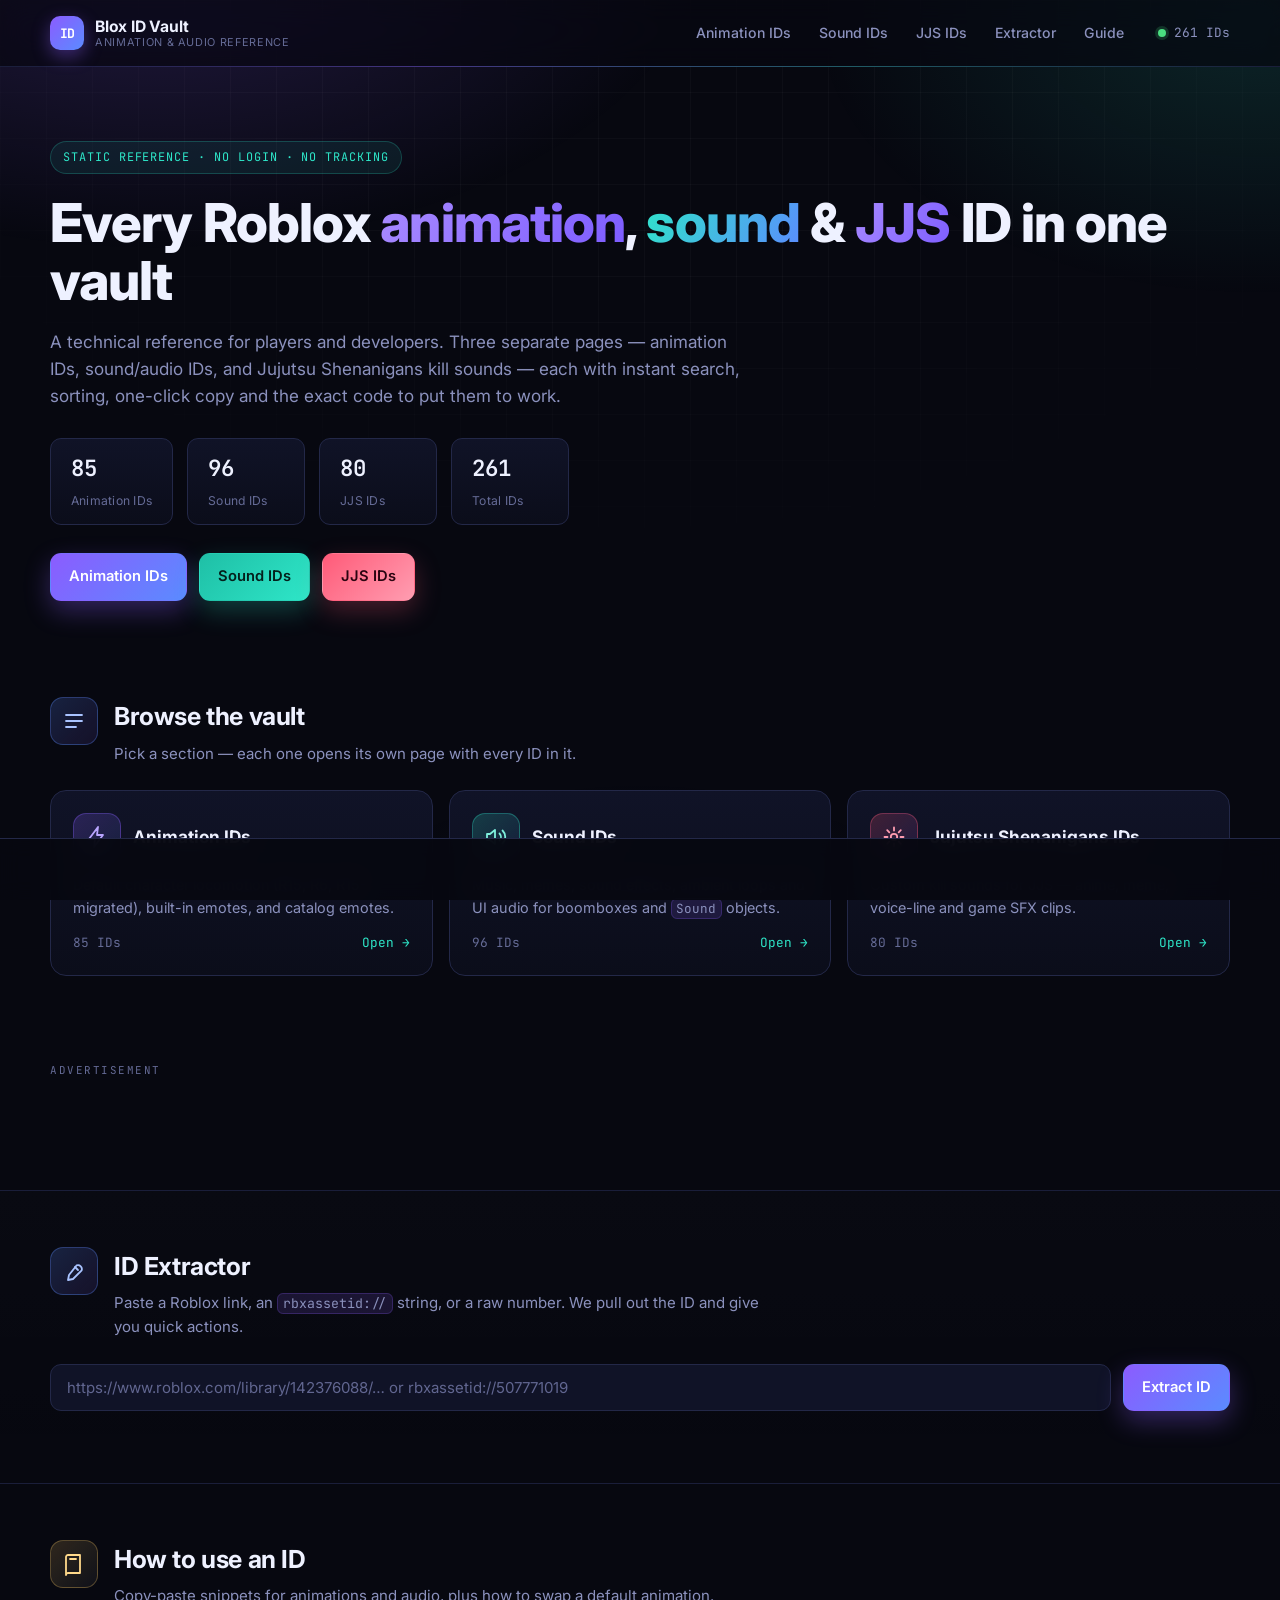
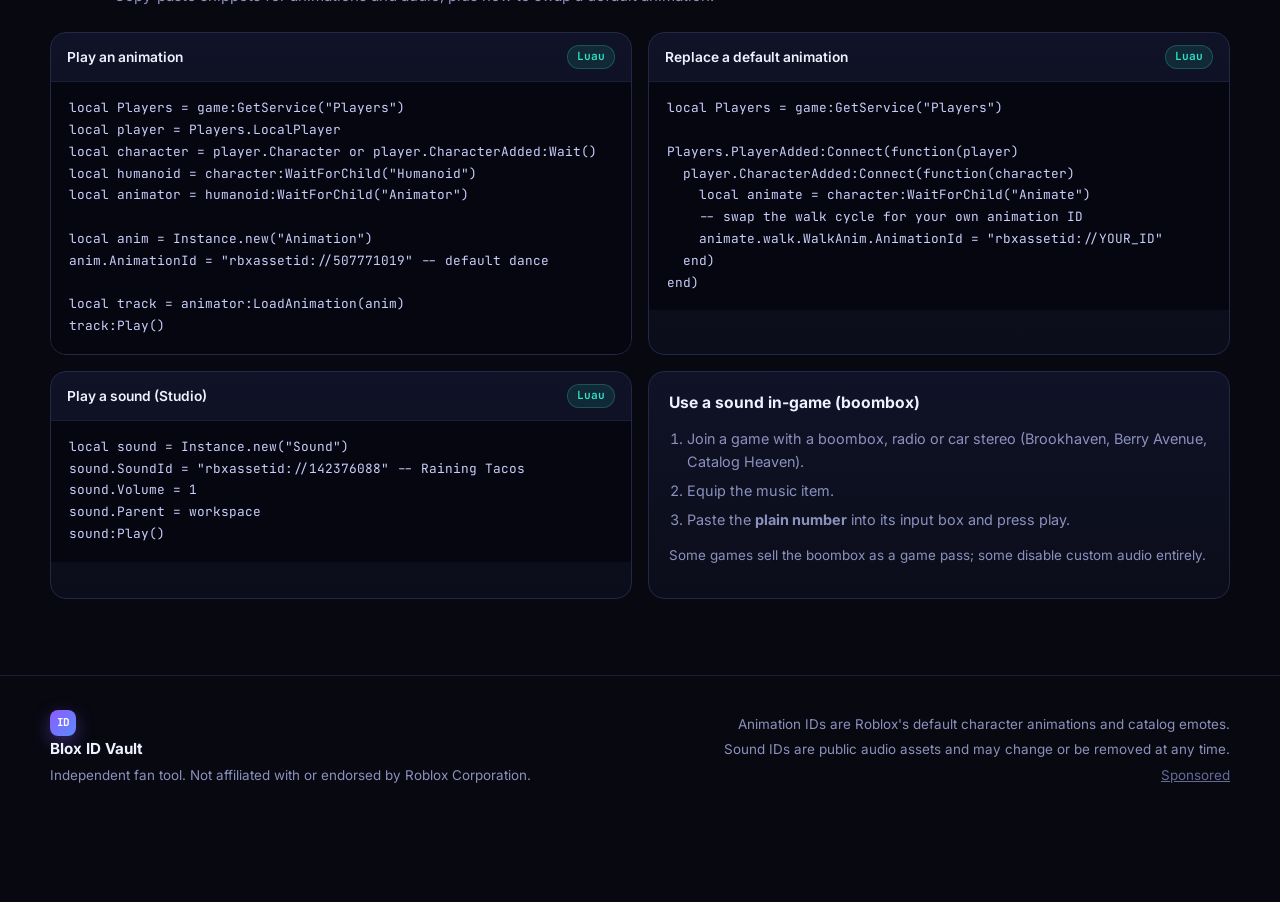
<file: index.html>
<!DOCTYPE html>
<html lang="en">
<head>
  <meta charset="UTF-8" />
  <meta name="viewport" content="width=device-width, initial-scale=1.0" />
  <title>Blox ID Vault — Roblox Animation IDs, Sound IDs &amp; JJS IDs</title>
  <meta name="description" content="A fast reference for Roblox animation IDs, sound/audio IDs and Jujutsu Shenanigans kill sound IDs. Search, copy, extract IDs from links, and read the usage guide." />
  <meta name="theme-color" content="#070810" />
  <meta name="google-site-verification" content="tZFmxRHQad8jiW1-1GykybwNR5U1hO18TOXYLfDLkws" />
  <link rel="preconnect" href="https://fonts.googleapis.com" />
  <link rel="preconnect" href="https://fonts.gstatic.com" crossorigin />
  <link href="https://fonts.googleapis.com/css2?family=Inter:wght@400;500;600;700;800&family=JetBrains+Mono:wght@400;500;600&display=swap" rel="stylesheet" />
  <link rel="stylesheet" href="styles.css" />
  <link rel="icon" href="data:image/svg+xml,%3Csvg xmlns='http://www.w3.org/2000/svg' viewBox='0 0 32 32'%3E%3Crect width='32' height='32' rx='8' fill='%238b5cff'/%3E%3Ctext x='16' y='22' font-size='15' text-anchor='middle' fill='white' font-family='monospace' font-weight='bold'%3EID%3C/text%3E%3C/svg%3E" />

  <!-- Google AdSense -->
  <script async src="https://pagead2.googlesyndication.com/pagead/js/adsbygoogle.js?client=ca-pub-2202766425562142"
     crossorigin="anonymous"></script>
  <!-- Monetag MultiTag -->
  <script src="https://quge5.com/88/tag.min.js" data-zone="295329" async data-cfasync="false"></script>
  <!-- Monetag banner -->
  <script>(function(s){s.dataset.zone='12024336',s.src='https://nap5k.com/tag.min.js'})([document.documentElement, document.body].filter(Boolean).pop().appendChild(document.createElement('script')))</script>
</head>
<body>
  <div class="bg-grid" aria-hidden="true"></div>

  <header class="site-header">
    <div class="wrap header-inner">
      <a class="brand" href="index.html">
        <span class="brand-mark">ID</span>
        <span class="brand-text">
          <span class="brand-name">Blox ID Vault</span>
          <span class="brand-sub">animation &amp; audio reference</span>
        </span>
      </a>
      <nav class="header-nav" id="nav">
        <a href="animations.html" data-nav="animations">Animation IDs</a>
        <a href="sounds.html" data-nav="sounds">Sound IDs</a>
        <a href="jjs.html" data-nav="jjs">JJS IDs</a>
        <a href="index.html#extractor" data-nav="extractor">Extractor</a>
        <a href="index.html#guide" data-nav="guide">Guide</a>
      </nav>
      <div class="header-meta">
        <span class="status-dot" title="Static build"></span>
        <span class="header-count"><span id="total-count">0</span> IDs</span>
      </div>
    </div>
  </header>

  <main id="top">
    <section class="hero">
      <div class="wrap">
        <span class="eyebrow">Static reference · no login · no tracking</span>
        <h1>Every Roblox <span class="grad">animation</span>, <span class="grad2">sound</span> &amp; <span class="grad">JJS</span> ID in one vault</h1>
        <p class="lede">
          A technical reference for players and developers. Three separate pages — animation IDs, sound/audio IDs,
          and Jujutsu Shenanigans kill sounds — each with instant search, sorting, one-click copy and the exact code
          to put them to work.
        </p>
        <div class="hero-stats">
          <div class="stat"><span class="stat-num" id="stat-anim">0</span><span class="stat-label">Animation IDs</span></div>
          <div class="stat"><span class="stat-num" id="stat-sound">0</span><span class="stat-label">Sound IDs</span></div>
          <div class="stat"><span class="stat-num" id="stat-jjs">0</span><span class="stat-label">JJS IDs</span></div>
          <div class="stat"><span class="stat-num" id="stat-total">0</span><span class="stat-label">Total IDs</span></div>
        </div>
        <div class="hero-actions">
          <a class="btn btn-primary" href="animations.html">Animation IDs</a>
          <a class="btn btn-accent" href="sounds.html">Sound IDs</a>
          <a class="btn btn-jjs" href="jjs.html">JJS IDs</a>
        </div>
      </div>
    </section>

    <section class="section">
      <div class="wrap">
        <div class="section-head">
          <div class="section-icon tool" aria-hidden="true">
            <svg viewBox="0 0 24 24" fill="none" stroke="currentColor" stroke-width="1.8" stroke-linecap="round" stroke-linejoin="round"><path d="M4 6h16M4 12h16M4 18h10"/></svg>
          </div>
          <div class="section-title">
            <h2>Browse the vault</h2>
            <p>Pick a section — each one opens its own page with every ID in it.</p>
          </div>
        </div>
        <div class="home-cards">
          <a class="home-card" href="animations.html">
            <div class="hc-top">
              <div class="section-icon anim" aria-hidden="true">
                <svg viewBox="0 0 24 24" fill="none" stroke="currentColor" stroke-width="1.8" stroke-linecap="round" stroke-linejoin="round"><path d="M13 2 4 14h6l-1 8 9-12h-6l1-8Z"/></svg>
              </div>
              <h3>Animation IDs</h3>
            </div>
            <p>Default character locomotion (R15, R6, R15-migrated), built-in emotes, and catalog emotes.</p>
            <div class="hc-foot"><span class="hc-count"><span id="home-anim">0</span> IDs</span><span class="hc-go">Open →</span></div>
          </a>
          <a class="home-card" href="sounds.html">
            <div class="hc-top">
              <div class="section-icon sound" aria-hidden="true">
                <svg viewBox="0 0 24 24" fill="none" stroke="currentColor" stroke-width="1.8" stroke-linecap="round" stroke-linejoin="round"><path d="M11 5 6 9H3v6h3l5 4V5Z"/><path d="M15.5 8.5a5 5 0 0 1 0 7"/><path d="M18.5 5.5a9 9 0 0 1 0 13"/></svg>
              </div>
              <h3>Sound IDs</h3>
            </div>
            <p>Music, memes, sound effects, ambient loops and UI audio for boomboxes and <code>Sound</code> objects.</p>
            <div class="hc-foot"><span class="hc-count"><span id="home-sound">0</span> IDs</span><span class="hc-go">Open →</span></div>
          </a>
          <a class="home-card" href="jjs.html">
            <div class="hc-top">
              <div class="section-icon jjs" aria-hidden="true">
                <svg viewBox="0 0 24 24" fill="none" stroke="currentColor" stroke-width="1.8" stroke-linecap="round" stroke-linejoin="round"><path d="M12 2.5v3M12 18.5v3M2.5 12h3M18.5 12h3M5.2 5.2l2.1 2.1M16.7 16.7l2.1 2.1M18.8 5.2l-2.1 2.1M7.3 16.7l-2.1 2.1"/><circle cx="12" cy="12" r="3.2"/></svg>
              </div>
              <h3>Jujutsu Shenanigans IDs</h3>
            </div>
            <p>Custom kill sounds for JJS — anime, meme, voice-line and game SFX clips.</p>
            <div class="hc-foot"><span class="hc-count"><span id="home-jjs">0</span> IDs</span><span class="hc-go">Open →</span></div>
          </a>
        </div>
      </div>
    </section>

    <!-- ===== Ad: native banner ===== -->
    <section class="ad-section" aria-label="Advertisement">
      <div class="wrap">
        <span class="ad-label">Advertisement</span>
        <script async="async" data-cfasync="false" src="https://celerycribbanish.com/70ff5bfcd392a4a97d91bcff28c336ee/invoke.js"></script>
        <div id="container-70ff5bfcd392a4a97d91bcff28c336ee"></div>
      </div>
    </section>

    <section id="extractor" class="section alt">
      <div class="wrap">
        <div class="section-head">
          <div class="section-icon tool" aria-hidden="true">
            <svg viewBox="0 0 24 24" fill="none" stroke="currentColor" stroke-width="1.8" stroke-linecap="round" stroke-linejoin="round"><path d="M14.7 6.3a4 4 0 0 1 5 5L11 20l-5 1 1-5 7.7-9.7Z"/><path d="m13 8 3 3"/></svg>
          </div>
          <div class="section-title">
            <h2>ID Extractor</h2>
            <p>Paste a Roblox link, an <code>rbxassetid://</code> string, or a raw number. We pull out the ID and give you quick actions.</p>
          </div>
        </div>
        <div class="extract-row">
          <input id="extract-input" class="search" type="text" placeholder="https://www.roblox.com/library/142376088/… or rbxassetid://507771019" autocomplete="off" />
          <button id="extract-btn" class="btn btn-primary" type="button">Extract ID</button>
        </div>
        <div id="extract-out" class="extract-out" hidden></div>
      </div>
    </section>

    <section id="guide" class="section">
      <div class="wrap">
        <div class="section-head">
          <div class="section-icon book" aria-hidden="true">
            <svg viewBox="0 0 24 24" fill="none" stroke="currentColor" stroke-width="1.8" stroke-linecap="round" stroke-linejoin="round"><path d="M4 5a2 2 0 0 1 2-2h12v18H6a2 2 0 0 0-2 2V5Z"/><path d="M8 7h6"/></svg>
          </div>
          <div class="section-title">
            <h2>How to use an ID</h2>
            <p>Copy-paste snippets for animations and audio, plus how to swap a default animation.</p>
          </div>
        </div>
        <div class="howto-grid">
          <div class="code-card">
            <div class="code-head"><span>Play an animation</span><span class="lang">Luau</span></div>
            <pre><code>local Players = game:GetService("Players")
local player = Players.LocalPlayer
local character = player.Character or player.CharacterAdded:Wait()
local humanoid = character:WaitForChild("Humanoid")
local animator = humanoid:WaitForChild("Animator")

local anim = Instance.new("Animation")
anim.AnimationId = "rbxassetid://507771019" -- default dance

local track = animator:LoadAnimation(anim)
track:Play()</code></pre>
          </div>
          <div class="code-card">
            <div class="code-head"><span>Replace a default animation</span><span class="lang">Luau</span></div>
            <pre><code>local Players = game:GetService("Players")

Players.PlayerAdded:Connect(function(player)
  player.CharacterAdded:Connect(function(character)
    local animate = character:WaitForChild("Animate")
    -- swap the walk cycle for your own animation ID
    animate.walk.WalkAnim.AnimationId = "rbxassetid://YOUR_ID"
  end)
end)</code></pre>
          </div>
          <div class="code-card">
            <div class="code-head"><span>Play a sound (Studio)</span><span class="lang">Luau</span></div>
            <pre><code>local sound = Instance.new("Sound")
sound.SoundId = "rbxassetid://142376088" -- Raining Tacos
sound.Volume = 1
sound.Parent = workspace
sound:Play()</code></pre>
          </div>
          <div class="howto-card">
            <h3>Use a sound in-game (boombox)</h3>
            <ol>
              <li>Join a game with a boombox, radio or car stereo (Brookhaven, Berry Avenue, Catalog Heaven).</li>
              <li>Equip the music item.</li>
              <li>Paste the <strong>plain number</strong> into its input box and press play.</li>
            </ol>
            <p class="muted small">Some games sell the boombox as a game pass; some disable custom audio entirely.</p>
          </div>
        </div>
      </div>
    </section>
  </main>

  <footer class="site-footer">
    <div class="wrap footer-inner">
      <div>
        <span class="brand-mark small">ID</span>
        <strong>Blox ID Vault</strong>
        <p class="muted small">Independent fan tool. Not affiliated with or endorsed by Roblox Corporation.</p>
      </div>
      <div class="footer-note muted small">
        <p>Animation IDs are Roblox's default character animations and catalog emotes.</p>
        <p>Sound IDs are public audio assets and may change or be removed at any time.</p>
        <p><a class="sponsored" href="https://celerycribbanish.com/qfpy7bent?key=cbb934688582c1953eb40dab75976b4d" target="_blank" rel="noopener sponsored">Sponsored</a></p>
      </div>
    </div>
  </footer>

  <div id="toast" class="toast" hidden></div>

  <!-- Ad: sticky bottom strip -->
  <div class="ad-sticky-bottom" aria-label="Advertisement">
    <script>
      atOptions = {
        'key' : 'cb40dee59a4667057e9004f887d30279',
        'format' : 'iframe',
        'height' : 50,
        'width' : 320,
        'params' : {}
      };
    </script>
    <script src="https://celerycribbanish.com/cb40dee59a4667057e9004f887d30279/invoke.js"></script>
  </div>

  <script src="data.js"></script>
  <script src="app.js"></script>

  <!-- Ad: social bar -->
  <script src="https://celerycribbanish.com/06/1a/bd/061abdb66c15b0c62cf328c71193ace7.js"></script>
</body>
</html>
</file>
<file: styles.css>
:root {
  --bg: #070810;
  --bg-2: #0b0d1a;
  --panel: #101327;
  --panel-2: #151934;
  --panel-3: #1a1f40;
  --line: #232848;
  --line-soft: #1a1e3a;
  --text: #eef1ff;
  --muted: #8b91bd;
  --faint: #656b96;
  --accent: #8b5cff;
  --accent-2: #2ee6c8;
  --accent-3: #5b8bff;
  --good: #4ade80;
  --warn: #ffcc66;
  --radius: 16px;
  --radius-sm: 11px;
  --mono: "JetBrains Mono", ui-monospace, SFMono-Regular, Menlo, Consolas, monospace;
  --sans: "Inter", "Segoe UI", system-ui, -apple-system, Roboto, Helvetica, Arial, sans-serif;
  --shadow: 0 18px 40px rgba(0,0,0,.45);
  --glow: 0 0 0 1px rgba(139,92,255,.35), 0 12px 30px rgba(139,92,255,.18);
  color-scheme: dark;
}

* { box-sizing: border-box; }
html { scroll-behavior: smooth; scroll-padding-top: 80px; }

body {
  margin: 0;
  background: var(--bg);
  color: var(--text);
  font-family: var(--sans);
  line-height: 1.6;
  -webkit-font-smoothing: antialiased;
  overflow-x: hidden;
  padding-bottom: 72px; /* room for the sticky bottom ad strip */
}

/* ambient background */
.bg-grid {
  position: fixed; inset: 0; z-index: -2; pointer-events: none;
  background:
    radial-gradient(900px 520px at 12% -8%, rgba(139,92,255,.22), transparent 62%),
    radial-gradient(760px 480px at 98% 2%, rgba(46,230,200,.13), transparent 58%),
    radial-gradient(700px 500px at 50% 120%, rgba(91,139,255,.10), transparent 60%);
}
.bg-grid::after {
  content: ""; position: absolute; inset: 0;
  background-image:
    linear-gradient(rgba(255,255,255,.028) 1px, transparent 1px),
    linear-gradient(90deg, rgba(255,255,255,.028) 1px, transparent 1px);
  background-size: 46px 46px;
  mask-image: radial-gradient(1000px 700px at 50% 0%, #000 40%, transparent 85%);
}

.wrap { width: min(1180px, 93vw); margin: 0 auto; }
a { color: inherit; }
code { font-family: var(--mono); font-size: .88em; background: rgba(139,92,255,.14); border: 1px solid rgba(139,92,255,.24); padding: .08em .38em; border-radius: 6px; }
.muted { color: var(--muted); }
.small { font-size: .84rem; }
.grad { background: linear-gradient(120deg, #a98bff, #7c5cff); -webkit-background-clip: text; background-clip: text; color: transparent; }
.grad2 { background: linear-gradient(120deg, #2ee6c8, #5b8bff); -webkit-background-clip: text; background-clip: text; color: transparent; }

/* ===== Header ===== */
.site-header {
  position: sticky; top: 0; z-index: 40;
  background: rgba(7,8,16,.72);
  backdrop-filter: blur(14px) saturate(140%);
  border-bottom: 1px solid var(--line-soft);
}
.site-header::after { content:""; position:absolute; left:0; right:0; bottom:-1px; height:1px; background: linear-gradient(90deg, transparent, rgba(139,92,255,.6), rgba(46,230,200,.5), transparent); opacity:.6; }
.header-inner { display: flex; align-items: center; gap: 22px; height: 66px; }
.brand { display: flex; align-items: center; gap: 11px; text-decoration: none; }
.brand-mark {
  display: grid; place-items: center; width: 34px; height: 34px; border-radius: 10px; flex: none;
  background: linear-gradient(135deg, var(--accent), var(--accent-3));
  color: #fff; font-family: var(--mono); font-size: .82rem; font-weight: 700; letter-spacing: -.5px;
  box-shadow: 0 6px 18px rgba(139,92,255,.4);
}
.brand-mark.small { width: 26px; height: 26px; border-radius: 8px; font-size: .68rem; vertical-align: middle; margin-right: 8px; }
.brand-text { display: flex; flex-direction: column; line-height: 1.15; }
.brand-name { font-weight: 700; font-size: .98rem; letter-spacing: -.2px; }
.brand-sub { font-size: .68rem; color: var(--faint); letter-spacing: .06em; text-transform: uppercase; }
.header-nav { display: flex; gap: 4px; margin-left: auto; }
.header-nav a {
  color: var(--muted); text-decoration: none; font-size: .88rem; font-weight: 500;
  padding: 8px 12px; border-radius: 9px; transition: .15s ease;
}
.header-nav a:hover { color: var(--text); background: rgba(255,255,255,.05); }
.header-nav a.active { color: var(--text); background: rgba(139,92,255,.16); }
.header-meta { display: flex; align-items: center; gap: 8px; font-size: .8rem; color: var(--muted); font-family: var(--mono); }
.status-dot { width: 8px; height: 8px; border-radius: 50%; background: var(--good); box-shadow: 0 0 0 3px rgba(74,222,128,.18); }

/* ===== Buttons ===== */
.btn {
  display: inline-flex; align-items: center; justify-content: center; gap: 8px; cursor: pointer;
  border: 1px solid transparent; border-radius: var(--radius-sm); padding: 11px 18px;
  font-family: inherit; font-size: .92rem; font-weight: 600; text-decoration: none;
  transition: .16s ease; white-space: nowrap;
}
.btn-primary { background: linear-gradient(135deg, var(--accent), var(--accent-3)); color: #fff; box-shadow: 0 10px 26px rgba(139,92,255,.32); }
.btn-primary:hover { transform: translateY(-1px); filter: brightness(1.07); }
.btn-accent { background: linear-gradient(135deg, #1fbfa6, var(--accent-2)); color: #04201b; box-shadow: 0 10px 26px rgba(46,230,200,.24); }
.btn-accent:hover { transform: translateY(-1px); filter: brightness(1.05); }
.btn-ghost { background: rgba(255,255,255,.045); border-color: var(--line); color: var(--text); }
.btn-ghost:hover { background: rgba(255,255,255,.09); border-color: #3a3f6b; }
.btn.small { padding: 9px 14px; font-size: .84rem; }
.btn.active { background: rgba(139,92,255,.18); border-color: var(--accent); color: #fff; }

/* ===== Hero ===== */
.hero { padding: 74px 0 40px; position: relative; }
.eyebrow {
  display: inline-block; font-family: var(--mono); font-size: .74rem; letter-spacing: .08em;
  text-transform: uppercase; color: var(--accent-2);
  background: rgba(46,230,200,.08); border: 1px solid rgba(46,230,200,.22);
  padding: 6px 12px; border-radius: 999px; margin-bottom: 20px;
}
.hero h1 { font-size: clamp(2rem, 4.6vw, 3.35rem); line-height: 1.08; letter-spacing: -.9px; margin: 0 0 18px; font-weight: 800; }
.lede { color: var(--muted); font-size: 1.07rem; max-width: 64ch; margin: 0 0 28px; }
.hero-stats { display: flex; gap: 14px; flex-wrap: wrap; margin-bottom: 28px; }
.stat {
  background: linear-gradient(180deg, var(--panel), var(--bg-2));
  border: 1px solid var(--line); border-radius: var(--radius-sm);
  padding: 12px 20px; min-width: 118px;
}
.stat-num { display: block; font-family: var(--mono); font-size: 1.4rem; font-weight: 600; color: var(--text); }
.stat-label { font-size: .76rem; color: var(--faint); letter-spacing: .02em; }
.hero-actions { display: flex; gap: 12px; flex-wrap: wrap; }

/* ===== Sections ===== */
.section { padding: 56px 0; position: relative; }
.section.alt { background: linear-gradient(180deg, rgba(255,255,255,.012), transparent); border-top: 1px solid var(--line-soft); border-bottom: 1px solid var(--line-soft); }
.section-head { display: flex; align-items: flex-start; gap: 16px; margin-bottom: 24px; }
.section-icon {
  width: 48px; height: 48px; border-radius: 13px; flex: none; display: grid; place-items: center;
  border: 1px solid var(--line);
}
.section-icon svg { width: 24px; height: 24px; }
.section-icon.anim { background: linear-gradient(135deg, rgba(139,92,255,.22), rgba(91,139,255,.12)); color: #b9a5ff; border-color: rgba(139,92,255,.35); }
.section-icon.sound { background: linear-gradient(135deg, rgba(46,230,200,.2), rgba(91,139,255,.1)); color: #7ff0dd; border-color: rgba(46,230,200,.32); }
.section-icon.jjs { background: linear-gradient(135deg, rgba(255,90,120,.2), rgba(139,92,255,.12)); color: #ff9db1; border-color: rgba(255,90,120,.34); }
.section-icon.tool { background: linear-gradient(135deg, rgba(91,139,255,.2), rgba(139,92,255,.1)); color: #a9c3ff; border-color: rgba(91,139,255,.32); }
.section-icon.book { background: linear-gradient(135deg, rgba(255,204,102,.16), rgba(255,255,255,.04)); color: #ffd98a; border-color: rgba(255,204,102,.28); }
.section-title { flex: 1; }
.section-title h2 { margin: 0 0 5px; font-size: 1.55rem; letter-spacing: -.4px; }
.section-title p { margin: 0; color: var(--muted); font-size: .94rem; max-width: 72ch; }
.section-title p.verified { color: var(--good); font-size: .8rem; margin-top: 8px; font-family: var(--mono); }
.section-badge {
  font-family: var(--mono); font-size: .8rem; color: var(--muted);
  background: var(--panel); border: 1px solid var(--line); border-radius: 999px;
  padding: 6px 13px; white-space: nowrap;
}

/* ===== Toolbar ===== */
.toolbar { display: flex; gap: 12px; align-items: center; flex-wrap: wrap; margin-bottom: 16px; }
.search-wrap {
  position: relative; flex: 1 1 360px; display: flex; align-items: center;
  background: var(--panel); border: 1px solid var(--line); border-radius: var(--radius-sm);
  transition: .16s ease;
}
.search-wrap:focus-within { border-color: var(--accent); box-shadow: 0 0 0 3px rgba(139,92,255,.18); }
.search-ico { width: 18px; height: 18px; margin-left: 14px; color: var(--faint); flex: none; }
.search {
  flex: 1; background: none; border: none; outline: none; color: var(--text);
  padding: 13px 12px; font-size: .94rem; font-family: inherit; min-width: 0;
}
.search::placeholder { color: #616690; }
.search-wrap kbd {
  font-family: var(--mono); font-size: .72rem; color: var(--faint);
  border: 1px solid var(--line); border-radius: 6px; padding: 2px 7px; margin-right: 10px;
}
.select-wrap { position: relative; }
.sort {
  appearance: none; background: var(--panel); border: 1px solid var(--line); color: var(--muted);
  border-radius: var(--radius-sm); padding: 13px 34px 13px 14px; font-family: inherit; font-size: .86rem;
  cursor: pointer; outline: none;
}
.sort:focus { border-color: var(--accent); }
.select-wrap::after {
  content: "▾"; position: absolute; right: 13px; top: 50%; transform: translateY(-50%);
  color: var(--faint); pointer-events: none; font-size: .8rem;
}

/* ===== Chips ===== */
.chips { display: flex; gap: 8px; flex-wrap: wrap; margin-bottom: 22px; }
.chip {
  background: rgba(255,255,255,.04); border: 1px solid var(--line); color: var(--muted);
  padding: 7px 13px; border-radius: 999px; font-size: .82rem; cursor: pointer;
  font-family: inherit; transition: .15s ease;
}
.chip:hover { color: var(--text); border-color: #3a3f6b; }
.chip.active { background: linear-gradient(135deg, var(--accent), var(--accent-3)); border-color: transparent; color: #fff; }

/* ===== Cards ===== */
.results { display: grid; grid-template-columns: repeat(auto-fill, minmax(290px, 1fr)); gap: 14px; }
.card {
  position: relative; display: flex; flex-direction: column; gap: 11px;
  background: linear-gradient(180deg, var(--panel), var(--bg-2));
  border: 1px solid var(--line); border-radius: var(--radius);
  padding: 16px 16px 14px; transition: .18s ease; overflow: hidden;
}
.card::before {
  content: ""; position: absolute; inset: 0; border-radius: inherit; padding: 1px;
  background: linear-gradient(135deg, rgba(139,92,255,.55), rgba(46,230,200,.35));
  -webkit-mask: linear-gradient(#000 0 0) content-box, linear-gradient(#000 0 0);
  -webkit-mask-composite: xor; mask-composite: exclude;
  opacity: 0; transition: .18s ease; pointer-events: none;
}
.card:hover { transform: translateY(-3px); box-shadow: var(--shadow); }
.card:hover::before { opacity: 1; }
.card-top { display: flex; align-items: flex-start; justify-content: space-between; gap: 10px; }
.card-name { font-weight: 600; font-size: .98rem; line-height: 1.3; letter-spacing: -.1px; }
.card-cat { font-family: var(--mono); font-size: .7rem; color: var(--faint); margin-top: 3px; text-transform: uppercase; letter-spacing: .05em; }
.fav-btn { background: none; border: none; cursor: pointer; color: #3f4470; font-size: 1.1rem; line-height: 1; padding: 2px 4px; transition: .15s ease; flex: none; }
.fav-btn:hover { color: var(--warn); transform: scale(1.12); }
.fav-btn.on { color: var(--warn); }

.id-row { display: flex; gap: 8px; align-items: stretch; }
.id-pill {
  flex: 1; min-width: 0; font-family: var(--mono); font-size: .88rem; text-align: left;
  background: #05060f; border: 1px solid var(--line); border-radius: 9px;
  padding: 9px 12px; color: #8fe6ff; cursor: pointer; transition: .15s ease;
  overflow: hidden; text-overflow: ellipsis; white-space: nowrap;
}
.id-pill:hover { border-color: var(--accent-2); color: #b6f2ff; }
.copy-btn {
  background: rgba(46,230,200,.1); border: 1px solid rgba(46,230,200,.32); color: #8fe6ff;
  border-radius: 9px; padding: 0 13px; cursor: pointer; font-size: .8rem; font-weight: 600;
  font-family: inherit; white-space: nowrap; transition: .15s ease;
}
.copy-btn:hover { background: rgba(46,230,200,.2); }
.copy-btn.done { background: rgba(74,222,128,.16); border-color: var(--good); color: var(--good); }

.card-tags { display: flex; gap: 6px; flex-wrap: wrap; }
.tag { font-size: .7rem; color: #a9aede; background: rgba(255,255,255,.05); border: 1px solid var(--line); border-radius: 999px; padding: 2px 9px; font-family: var(--mono); }
.card-links { display: flex; gap: 14px; font-size: .78rem; margin-top: auto; }
.card-links a { color: var(--accent-2); text-decoration: none; font-weight: 500; }
.card-links a:hover { text-decoration: underline; }
.card-links a.preview { color: var(--good); font-weight: 700; }

.empty { text-align: center; color: var(--muted); padding: 44px 0; font-size: .95rem; }

/* ===== Callout ===== */
.callout { border-radius: var(--radius); padding: 16px 20px; font-size: .9rem; margin-top: 22px; }
.callout.warn { background: rgba(255,204,102,.07); border: 1px solid rgba(255,204,102,.28); color: #f4e3b4; }
.callout strong { color: #ffdd94; }

/* ===== Extractor ===== */
.extract-row { display: flex; gap: 12px; flex-wrap: wrap; margin-bottom: 16px; }
.extract-row .search { background: var(--panel); border: 1px solid var(--line); border-radius: var(--radius-sm); padding: 13px 16px; flex: 1 1 420px; }
.extract-row .search:focus { border-color: var(--accent); box-shadow: 0 0 0 3px rgba(139,92,255,.18); }
.extract-out { background: linear-gradient(180deg, var(--panel), var(--bg-2)); border: 1px solid var(--line); border-radius: var(--radius); padding: 20px 22px; }
.extract-out .big-id { font-family: var(--mono); font-size: 1.6rem; color: #8fe6ff; margin: 6px 0 12px; word-break: break-all; }
.extract-actions { display: flex; gap: 10px; flex-wrap: wrap; margin-top: 16px; }

/* ===== Guide ===== */
.howto-grid { display: grid; grid-template-columns: 1fr 1fr; gap: 16px; }
.code-card, .howto-card { background: linear-gradient(180deg, var(--panel), var(--bg-2)); border: 1px solid var(--line); border-radius: var(--radius); overflow: hidden; }
.code-head { display: flex; justify-content: space-between; align-items: center; padding: 12px 16px; border-bottom: 1px solid var(--line-soft); font-size: .86rem; font-weight: 600; }
.code-head .lang { font-family: var(--mono); font-size: .7rem; color: var(--accent-2); background: rgba(46,230,200,.1); border: 1px solid rgba(46,230,200,.24); padding: 2px 9px; border-radius: 999px; }
pre { margin: 0; background: #05060f; padding: 16px 18px; overflow-x: auto; }
pre code { background: none; border: none; padding: 0; color: #c9cffb; font-size: .8rem; line-height: 1.6; }
.howto-card { padding: 18px 20px; }
.howto-card h3 { margin: 0 0 12px; font-size: .98rem; }
.howto-card ol { margin: 0; padding-left: 18px; color: var(--muted); font-size: .9rem; }
.howto-card ol li { margin-bottom: 6px; }

/* ===== Footer ===== */
.site-footer { border-top: 1px solid var(--line-soft); padding: 34px 0 50px; margin-top: 20px; }
.footer-inner { display: flex; justify-content: space-between; gap: 30px; flex-wrap: wrap; }
.site-footer strong { font-size: .95rem; }
.footer-note { text-align: right; }
.footer-note p { margin: 3px 0; }
.site-footer p { margin: 4px 0; }

/* ===== Ads ===== */
.ad-section { padding: 30px 0 10px; }
.ad-label { display: block; font-family: var(--mono); font-size: .68rem; letter-spacing: .14em; text-transform: uppercase; color: var(--faint); margin-bottom: 10px; }
.ad-section .wrap > div[id^="container-"] { min-height: 90px; }
a.sponsored { color: var(--faint); text-decoration: underline; }
a.sponsored:hover { color: var(--muted); }
.ad-sticky-bottom {
  position: fixed; left: 0; right: 0; bottom: 0; z-index: 45;
  display: flex; justify-content: center; align-items: center;
  min-height: 62px; padding: 6px 10px;
  background: rgba(7,8,16,.94);
  border-top: 1px solid var(--line);
  backdrop-filter: blur(10px);
}
.ad-sticky-bottom iframe { max-width: 100%; }

/* ===== Home cards ===== */
.home-cards { display: grid; grid-template-columns: repeat(auto-fit, minmax(250px, 1fr)); gap: 16px; }
.home-card { display: block; text-decoration: none; background: linear-gradient(180deg, var(--panel), var(--bg-2)); border: 1px solid var(--line); border-radius: var(--radius); padding: 22px; transition: .18s ease; }
.home-card:hover { transform: translateY(-3px); border-color: #3a3f6b; box-shadow: var(--shadow); }
.home-card .hc-top { display: flex; align-items: center; gap: 12px; margin-bottom: 12px; }
.home-card h3 { margin: 0; font-size: 1.08rem; }
.home-card p { margin: 0 0 14px; color: var(--muted); font-size: .9rem; }
.home-card .hc-foot { display: flex; justify-content: space-between; align-items: center; }
.home-card .hc-count { font-family: var(--mono); font-size: .8rem; color: var(--faint); }
.home-card .hc-go { font-family: var(--mono); font-size: .8rem; color: var(--accent-2); }
.btn-jjs { background: linear-gradient(135deg, #ff5a78, #ff9db1); color: #2a0410; box-shadow: 0 10px 26px rgba(255,90,120,.26); }
.btn-jjs:hover { transform: translateY(-1px); filter: brightness(1.05); }
.page-section { padding-top: 44px; }

/* ===== Toast ===== */
.toast {
  position: fixed; left: 50%; bottom: 84px; transform: translateX(-50%) translateY(12px);
  background: #05060f; border: 1px solid var(--good); color: var(--good);
  padding: 12px 20px; border-radius: 11px; font-weight: 600; font-size: .9rem;
  font-family: var(--mono); opacity: 0; transition: .22s ease; z-index: 60; pointer-events: none;
  box-shadow: var(--shadow);
}
.toast.show { opacity: 1; transform: translateX(-50%) translateY(0); }

@media (max-width: 860px) {
  .header-nav { display: none; }
  .howto-grid { grid-template-columns: 1fr; }
  .section-head { flex-wrap: wrap; }
  .section-badge { order: 3; }
  .footer-note { text-align: left; }
  .hero { padding: 46px 0 26px; }
  .section { padding: 42px 0; }
}
</file>
